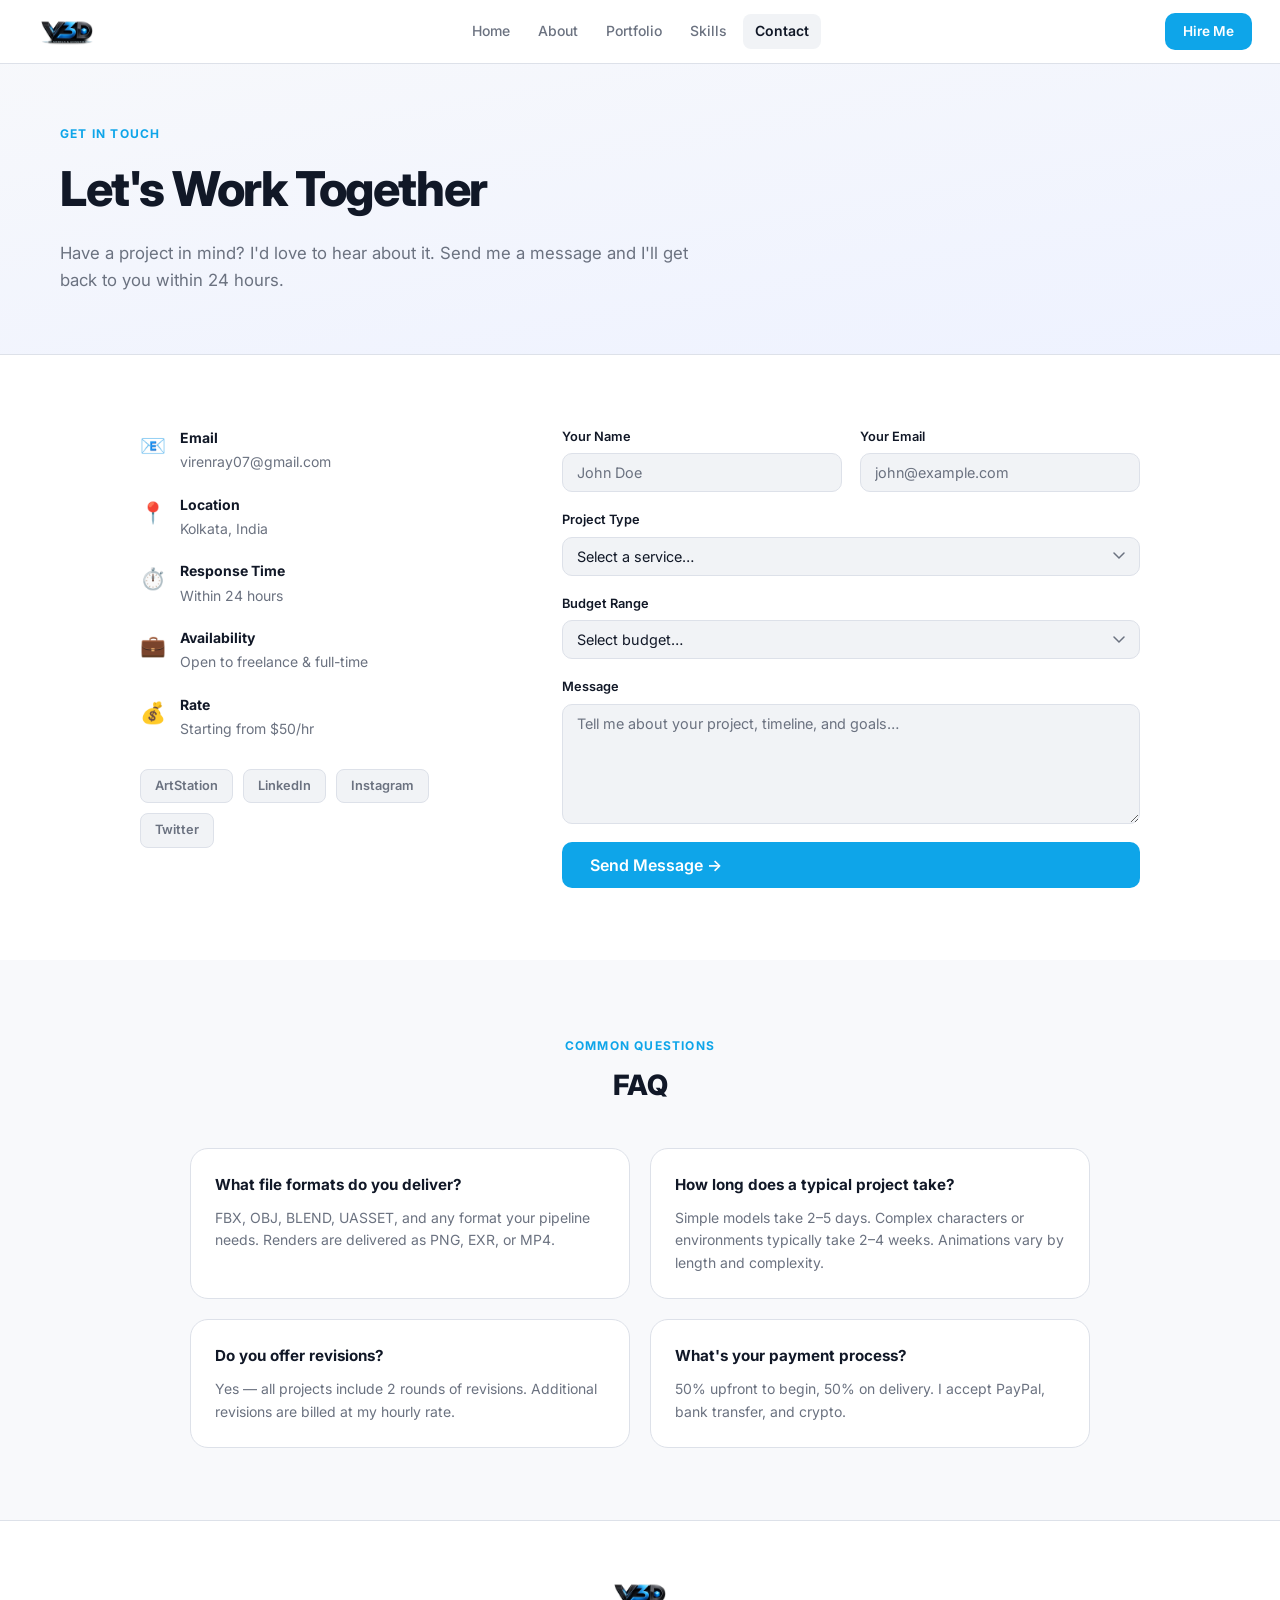
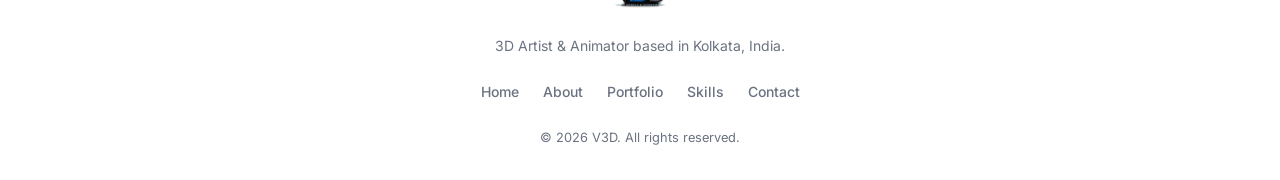
<file: contact.html>
<!DOCTYPE html>
<html lang="en">
<head>
  <meta charset="UTF-8" />
  <meta name="viewport" content="width=device-width, initial-scale=1.0" />
  <title>V3D</title>
  <meta name="description" content="Get in touch with Birendra — 3D Artist & Animator based in Kolkata, India." />
  <link rel="icon" href="data:image/svg+xml,<svg xmlns='http://www.w3.org/2000/svg' viewBox='0 0 100 100'><text y='.9em' font-size='90'>🎨</text></svg>" />
  <link rel="preconnect" href="https://fonts.googleapis.com" />
  <link href="https://fonts.googleapis.com/css2?family=Inter:wght@300;400;500;600;700;800&display=swap" rel="stylesheet" />
  <link rel="stylesheet" href="style.css" />
</head>
<body>

  <!-- NAVBAR -->
  <header class="navbar" id="navbar">
    <div class="nav-left">
      <button class="hamburger" id="hamburger" aria-label="Toggle menu">
        <span></span><span></span><span></span>
      </button>
      <a href="index.html" class="logo">
        <img src="images/logo.png" alt="Birendra" class="logo-img" />
      </a>
    </div>
    <nav class="nav-links" id="navLinks">
      <a href="index.html"     class="nav-link">Home</a>
      <a href="about.html"     class="nav-link">About</a>
      <a href="portfolio.html" class="nav-link">Portfolio</a>
      <a href="skills.html"    class="nav-link">Skills</a>
      <a href="contact.html"   class="nav-link active">Contact</a>
    </nav>
    <div class="nav-right">
      <a href="contact.html" class="btn-hire">Hire Me</a>
    </div>
  </header>

  <!-- PAGE HERO -->
  <div class="page-hero">
    <div class="page-hero-content">
      <span class="section-label">Get In Touch</span>
      <h1>Let's Work Together</h1>
      <p>Have a project in mind? I'd love to hear about it. Send me a message and I'll get back to you within 24 hours.</p>
    </div>
  </div>

  <!-- CONTACT SECTION -->
  <section class="contact-section">
    <div class="contact-inner">

      <!-- Left: contact info -->
      <div class="contact-info">
        <div class="contact-item">
          <span class="contact-icon">📧</span>
          <div>
            <strong>Email</strong>
            <p>virenray07@gmail.com</p>
          </div>
        </div>
        <div class="contact-item">
          <span class="contact-icon">📍</span>
          <div>
            <strong>Location</strong>
            <p>Kolkata, India</p>
          </div>
        </div>
        <div class="contact-item">
          <span class="contact-icon">⏱️</span>
          <div>
            <strong>Response Time</strong>
            <p>Within 24 hours</p>
          </div>
        </div>
        <div class="contact-item">
          <span class="contact-icon">💼</span>
          <div>
            <strong>Availability</strong>
            <p>Open to freelance &amp; full-time</p>
          </div>
        </div>
        <div class="contact-item">
          <span class="contact-icon">💰</span>
          <div>
            <strong>Rate</strong>
            <p>Starting from $50/hr</p>
          </div>
        </div>
        <div class="contact-socials">
          <a href="#" class="social-link">ArtStation</a>
          <a href="#" class="social-link">LinkedIn</a>
          <a href="#" class="social-link">Instagram</a>
          <a href="#" class="social-link">Twitter</a>
        </div>
      </div>

      <!-- Right: form -->
      <form class="contact-form" id="contactForm"
            action="https://formspree.io/f/xwvazolp"
            method="POST">
        <input type="hidden" name="_replyto"  value="virenray07@gmail.com" />
        <input type="hidden" name="_subject"  value="New portfolio inquiry" />

        <div class="form-row">
          <div class="form-group">
            <label for="cf-name">Your Name</label>
            <input id="cf-name" type="text" name="name"
                   placeholder="John Doe" required />
          </div>
          <div class="form-group">
            <label for="cf-email">Your Email</label>
            <input id="cf-email" type="email" name="email"
                   placeholder="john@example.com" required />
          </div>
        </div>

        <div class="form-group">
          <label for="cf-type">Project Type</label>
          <select id="cf-type" name="project_type">
            <option value="">Select a service…</option>
            <option>3D Modeling</option>
            <option>Character Design</option>
            <option>Environment Design</option>
            <option>Animation</option>
            <option>VFX / Simulation</option>
            <option>Product Visualization</option>
            <option>Other</option>
          </select>
        </div>

        <div class="form-group">
          <label for="cf-budget">Budget Range</label>
          <select id="cf-budget" name="budget">
            <option value="">Select budget…</option>
            <option>Under $500</option>
            <option>$500 – $1,000</option>
            <option>$1,000 – $5,000</option>
            <option>$5,000+</option>
          </select>
        </div>

        <div class="form-group">
          <label for="cf-message">Message</label>
          <textarea id="cf-message" name="message" rows="5"
                    placeholder="Tell me about your project, timeline, and goals…"
                    required></textarea>
        </div>

        <button type="submit" class="btn-primary large">Send Message →</button>
        <p class="form-success" id="formSuccess">
          ✓ Message sent! I'll get back to you within 24 hours.
        </p>
      </form>

    </div>
  </section>

  <!-- FAQ -->
  <section class="faq-section">
    <div class="section-header centered">
      <span class="section-label">Common Questions</span>
      <h2>FAQ</h2>
    </div>
    <div class="faq-grid">
      <div class="faq-item">
        <h4>What file formats do you deliver?</h4>
        <p>FBX, OBJ, BLEND, UASSET, and any format your pipeline needs. Renders are delivered as PNG, EXR, or MP4.</p>
      </div>
      <div class="faq-item">
        <h4>How long does a typical project take?</h4>
        <p>Simple models take 2–5 days. Complex characters or environments typically take 2–4 weeks. Animations vary by length and complexity.</p>
      </div>
      <div class="faq-item">
        <h4>Do you offer revisions?</h4>
        <p>Yes — all projects include 2 rounds of revisions. Additional revisions are billed at my hourly rate.</p>
      </div>
      <div class="faq-item">
        <h4>What's your payment process?</h4>
        <p>50% upfront to begin, 50% on delivery. I accept PayPal, bank transfer, and crypto.</p>
      </div>
    </div>
  </section>

  <!-- FOOTER -->
  <footer class="footer">
    <div class="footer-inner">
      <div class="footer-brand">
        <a href="index.html" class="logo">
          <img src="images/logo.png" alt="Birendra" class="logo-img" />
        </a>
        <p>3D Artist &amp; Animator based in Kolkata, India.</p>
      </div>
      <nav class="footer-nav">
        <a href="index.html">Home</a>
        <a href="about.html">About</a>
        <a href="portfolio.html">Portfolio</a>
        <a href="skills.html">Skills</a>
        <a href="contact.html">Contact</a>
      </nav>
      <p class="footer-copy">© 2026 V3D. All rights reserved.</p>
    </div>
  </footer>

  <script src="script.js"></script>
</body>
</html>
</file>
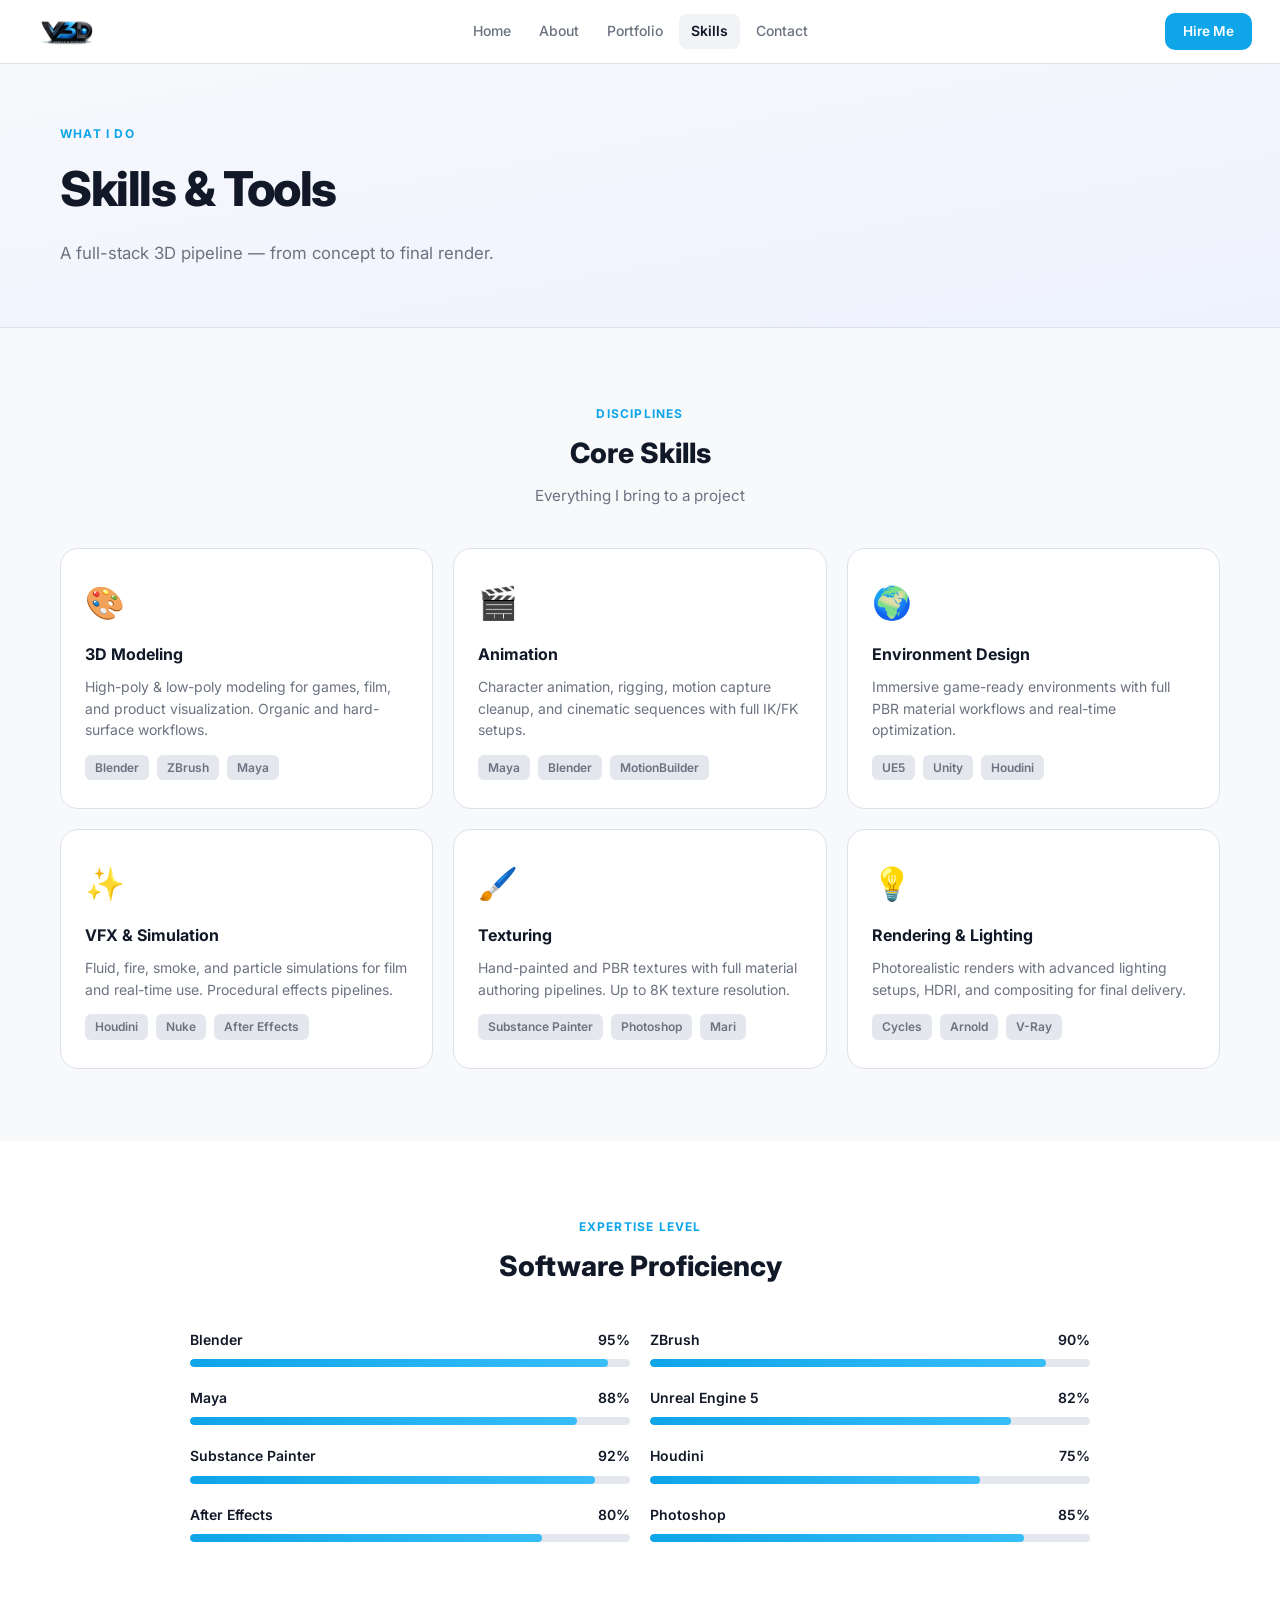
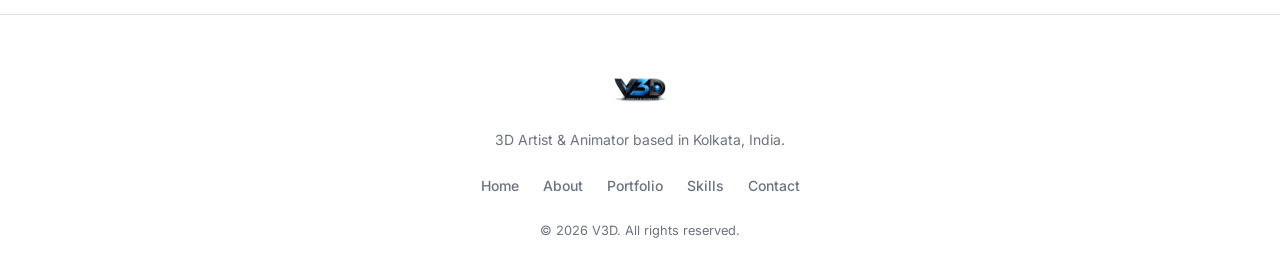
<file: skills.html>
<!DOCTYPE html>
<html lang="en">
<head>
  <meta charset="UTF-8" />
  <meta name="viewport" content="width=device-width, initial-scale=1.0" />
  <title>V3D</title>
  <link rel="icon" href="data:image/svg+xml,<svg xmlns='http://www.w3.org/2000/svg' viewBox='0 0 100 100'><text y='.9em' font-size='90'>🎨</text></svg>" />
  <link rel="preconnect" href="https://fonts.googleapis.com" />
  <link href="https://fonts.googleapis.com/css2?family=Inter:wght@300;400;500;600;700;800&display=swap" rel="stylesheet" />
  <link rel="stylesheet" href="style.css" />
</head>
<body>

  <!-- NAVBAR -->
  <header class="navbar" id="navbar">
    <div class="nav-left">
      <button class="hamburger" id="hamburger" aria-label="Toggle menu">
        <span></span><span></span><span></span>
      </button>
      <a href="index.html" class="logo"><img src="images/logo.png" alt="Birendra" class="logo-img" /></a>
    </div>
    <nav class="nav-links" id="navLinks">
      <a href="index.html"     class="nav-link">Home</a>
      <a href="about.html"     class="nav-link">About</a>
      <a href="portfolio.html" class="nav-link">Portfolio</a>
      <a href="skills.html"    class="nav-link active">Skills</a>
      <a href="contact.html"   class="nav-link">Contact</a>
    </nav>
    <div class="nav-right">
      <a href="contact.html" class="btn-hire">Hire Me</a>
    </div>
  </header>

  <!-- PAGE HERO -->
  <div class="page-hero">
    <div class="page-hero-content">
      <span class="section-label">What I Do</span>
      <h1>Skills &amp; Tools</h1>
      <p>A full-stack 3D pipeline — from concept to final render.</p>
    </div>
  </div>

  <!-- SKILLS SECTION -->
  <section class="skills-section">
    <div class="section-header centered">
      <span class="section-label">Disciplines</span>
      <h2>Core Skills</h2>
      <p>Everything I bring to a project</p>
    </div>
    <div class="skills-grid">
      <div class="skill-card">
        <div class="skill-icon">🎨</div>
        <h4>3D Modeling</h4>
        <p>High-poly &amp; low-poly modeling for games, film, and product visualization. Organic and hard-surface workflows.</p>
        <div class="skill-tools"><span>Blender</span><span>ZBrush</span><span>Maya</span></div>
      </div>
      <div class="skill-card">
        <div class="skill-icon">🎬</div>
        <h4>Animation</h4>
        <p>Character animation, rigging, motion capture cleanup, and cinematic sequences with full IK/FK setups.</p>
        <div class="skill-tools"><span>Maya</span><span>Blender</span><span>MotionBuilder</span></div>
      </div>
      <div class="skill-card">
        <div class="skill-icon">🌍</div>
        <h4>Environment Design</h4>
        <p>Immersive game-ready environments with full PBR material workflows and real-time optimization.</p>
        <div class="skill-tools"><span>UE5</span><span>Unity</span><span>Houdini</span></div>
      </div>
      <div class="skill-card">
        <div class="skill-icon">✨</div>
        <h4>VFX &amp; Simulation</h4>
        <p>Fluid, fire, smoke, and particle simulations for film and real-time use. Procedural effects pipelines.</p>
        <div class="skill-tools"><span>Houdini</span><span>Nuke</span><span>After Effects</span></div>
      </div>
      <div class="skill-card">
        <div class="skill-icon">🖌️</div>
        <h4>Texturing</h4>
        <p>Hand-painted and PBR textures with full material authoring pipelines. Up to 8K texture resolution.</p>
        <div class="skill-tools"><span>Substance Painter</span><span>Photoshop</span><span>Mari</span></div>
      </div>
      <div class="skill-card">
        <div class="skill-icon">💡</div>
        <h4>Rendering &amp; Lighting</h4>
        <p>Photorealistic renders with advanced lighting setups, HDRI, and compositing for final delivery.</p>
        <div class="skill-tools"><span>Cycles</span><span>Arnold</span><span>V-Ray</span></div>
      </div>
    </div>
  </section>

  <!-- PROFICIENCY BARS -->
  <section class="proficiency-section">
    <div class="section-header centered">
      <span class="section-label">Expertise Level</span>
      <h2>Software Proficiency</h2>
    </div>
    <div class="proficiency-grid">
      <div class="prof-item">
        <div class="prof-header"><span>Blender</span><span>95%</span></div>
        <div class="prof-bar"><div class="prof-fill" style="width:95%"></div></div>
      </div>
      <div class="prof-item">
        <div class="prof-header"><span>ZBrush</span><span>90%</span></div>
        <div class="prof-bar"><div class="prof-fill" style="width:90%"></div></div>
      </div>
      <div class="prof-item">
        <div class="prof-header"><span>Maya</span><span>88%</span></div>
        <div class="prof-bar"><div class="prof-fill" style="width:88%"></div></div>
      </div>
      <div class="prof-item">
        <div class="prof-header"><span>Unreal Engine 5</span><span>82%</span></div>
        <div class="prof-bar"><div class="prof-fill" style="width:82%"></div></div>
      </div>
      <div class="prof-item">
        <div class="prof-header"><span>Substance Painter</span><span>92%</span></div>
        <div class="prof-bar"><div class="prof-fill" style="width:92%"></div></div>
      </div>
      <div class="prof-item">
        <div class="prof-header"><span>Houdini</span><span>75%</span></div>
        <div class="prof-bar"><div class="prof-fill" style="width:75%"></div></div>
      </div>
      <div class="prof-item">
        <div class="prof-header"><span>After Effects</span><span>80%</span></div>
        <div class="prof-bar"><div class="prof-fill" style="width:80%"></div></div>
      </div>
      <div class="prof-item">
        <div class="prof-header"><span>Photoshop</span><span>85%</span></div>
        <div class="prof-bar"><div class="prof-fill" style="width:85%"></div></div>
      </div>
    </div>
  </section>

  <!-- FOOTER -->
  <footer class="footer">
    <div class="footer-inner">
      <div class="footer-brand">
        <a href="index.html" class="logo"><img src="images/logo.png" alt="Birendra" class="logo-img" /></a>
        <p>3D Artist &amp; Animator based in Kolkata, India.</p>
      </div>
      <nav class="footer-nav">
        <a href="index.html">Home</a>
        <a href="about.html">About</a>
        <a href="portfolio.html">Portfolio</a>
        <a href="skills.html">Skills</a>
        <a href="contact.html">Contact</a>
      </nav>
      <p class="footer-copy">© 2026 V3D. All rights reserved.</p>
    </div>
  </footer>

  <script src="script.js"></script>
</body>
</html>
</file>
<file: style.css>
/* ============================================================
   STYLE.CSS — Light Theme — Birendra 3D Artist Portfolio
   ============================================================ */

/* ── CSS Variables ── */
:root {
  --bg:         #f8f9fb;
  --bg2:        #ffffff;
  --bg3:        #f1f3f6;
  --bg4:        #e4e8ee;
  --border:     #dde1e9;
  --text:       #111827;
  --text-muted: #6b7280;
  --accent:     #0ea5e9;
  --accent-dim: rgba(14,165,233,.1);
  --accent-bdr: rgba(14,165,233,.3);
  --green:      #16a34a;
  --danger:     #dc2626;
  --radius:     10px;
  --radius-lg:  18px;
  --transition: 0.22s ease;
}

/* ── Reset & Base ── */
*, *::before, *::after { box-sizing: border-box; margin: 0; padding: 0; }

html { scroll-behavior: smooth; }

body {
  font-family: 'Inter', sans-serif;
  background: var(--bg);
  color: var(--text);
  line-height: 1.6;
  -webkit-font-smoothing: antialiased;
}

img { display: block; max-width: 100%; }
a  { text-decoration: none; color: inherit; }
button { cursor: pointer; font-family: inherit; border: none; background: none; }

/* ── Scrollbar ── */
::-webkit-scrollbar       { width: 8px; }
::-webkit-scrollbar-track { background: var(--bg3); }
::-webkit-scrollbar-thumb { background: var(--bg4); border-radius: 4px; }
::-webkit-scrollbar-thumb:hover { background: #c5cad4; }

/* ── Buttons ── */
.btn-primary {
  display: inline-flex;
  align-items: center;
  gap: 8px;
  padding: 10px 22px;
  background: var(--accent);
  color: #fff;
  border-radius: var(--radius);
  font-weight: 600;
  font-size: .9rem;
  transition: background var(--transition), transform var(--transition), box-shadow var(--transition);
  border: none;
}
.btn-primary:hover {
  background: #0284c7;
  transform: translateY(-1px);
  box-shadow: 0 6px 20px rgba(14,165,233,.35);
}
.btn-primary.large { padding: 13px 28px; font-size: 1rem; }

.btn-ghost {
  display: inline-flex;
  align-items: center;
  gap: 8px;
  padding: 10px 22px;
  background: var(--bg2);
  color: var(--text);
  border: 1.5px solid var(--border);
  border-radius: var(--radius);
  font-weight: 600;
  font-size: .9rem;
  transition: background var(--transition), border-color var(--transition), transform var(--transition);
}
.btn-ghost:hover {
  background: rgba(0,0,0,.04);
  border-color: #b0b8c6;
  transform: translateY(-1px);
}
.btn-ghost.large { padding: 13px 28px; font-size: 1rem; }

.btn-hire {
  display: inline-flex;
  align-items: center;
  padding: 8px 18px;
  background: var(--accent);
  color: #fff;
  border-radius: var(--radius);
  font-weight: 600;
  font-size: .85rem;
  transition: background var(--transition), transform var(--transition);
  white-space: nowrap;
}
.btn-hire:hover { background: #0284c7; transform: translateY(-1px); }

.btn-load-more {
  padding: 11px 32px;
  background: var(--bg2);
  color: var(--text);
  border: 1.5px solid var(--border);
  border-radius: var(--radius);
  font-weight: 600;
  font-size: .9rem;
  transition: background var(--transition), border-color var(--transition);
}
.btn-load-more:hover { background: var(--bg3); border-color: #b0b8c6; }

/* ── Navbar ── */
.navbar {
  position: fixed;
  top: 0; left: 0; right: 0;
  z-index: 1000;
  display: grid;
  grid-template-columns: 1fr auto 1fr;
  align-items: center;
  padding: 0 28px;
  height: 64px;
  background: rgba(255,255,255,.93);
  backdrop-filter: blur(12px);
  -webkit-backdrop-filter: blur(12px);
  border-bottom: 1px solid var(--border);
  transition: box-shadow var(--transition);
}
.navbar.scrolled { box-shadow: 0 2px 16px rgba(0,0,0,.08); }

.nav-left  { display: flex; align-items: center; gap: 14px; justify-content: flex-start; }
.nav-right { display: flex; align-items: center; gap: 12px; justify-content: flex-end; }

.logo {
  display: inline-flex;
  align-items: center;
  text-decoration: none;
  flex-shrink: 0;
}
.logo-img {
  height: 52px;
  width: auto;
  object-fit: contain;
  display: block;
}
.logo-dot { color: var(--accent); }

/* Nav links (desktop — centred column) */
.nav-links {
  display: flex;
  align-items: center;
  gap: 4px;
  justify-content: center;
}

.nav-link {
  padding: 6px 12px;
  border-radius: 8px;
  font-size: .875rem;
  font-weight: 500;
  color: var(--text-muted);
  transition: background var(--transition), color var(--transition);
}
.nav-link:hover  { background: var(--bg3); color: var(--text); }
.nav-link.active { background: var(--bg3); color: var(--text); font-weight: 600; }

/* Search wrap */
.search-wrap {
  position: relative;
  display: flex;
  align-items: center;
  width: 240px;
  flex-shrink: 0;
}

.search-icon {
  position: absolute;
  left: 10px;
  width: 16px;
  height: 16px;
  color: var(--text-muted);
  pointer-events: none;
  flex-shrink: 0;
}

.search-input {
  width: 200px;
  padding: 7px 12px 7px 34px;
  background: var(--bg3);
  border: 1.5px solid var(--border);
  border-radius: var(--radius);
  color: var(--text);
  font-size: .85rem;
  font-family: inherit;
  outline: none;
  transition: border-color var(--transition), width var(--transition), box-shadow var(--transition);
}
.search-input::placeholder { color: var(--text-muted); }
.search-input:focus {
  width: 100%;
  border-color: var(--accent);
  box-shadow: 0 0 0 3px var(--accent-dim);
  background: var(--bg2);
}

/* Hamburger */
.hamburger {
  display: none;
  flex-direction: column;
  gap: 5px;
  padding: 6px;
  border-radius: 8px;
  transition: background var(--transition);
}
.hamburger:hover { background: var(--bg3); }
.hamburger span {
  display: block;
  width: 20px;
  height: 2px;
  background: var(--text);
  border-radius: 2px;
  transition: transform var(--transition), opacity var(--transition);
}
.hamburger.open span:nth-child(1) { transform: translateY(7px) rotate(45deg); }
.hamburger.open span:nth-child(2) { opacity: 0; }
.hamburger.open span:nth-child(3) { transform: translateY(-7px) rotate(-45deg); }

/* ── Hero Section ── */
.hero {
  min-height: 100vh;
  display: flex;
  align-items: flex-end;
  padding: 0 60px 80px;
  position: relative;
  overflow: hidden;
}

/* Full-bleed background image */
.hero-bg {
  position: absolute;
  inset: 0;
  z-index: 0;
}
.hero-bg img {
  width: 100%;
  height: 100%;
  object-fit: cover;
  object-position: center;
  display: block;
}

/* Bottom-to-top gradient: opaque at bottom, transparent at top */
.hero-bg-gradient {
  position: absolute;
  inset: 0;
  background: linear-gradient(
    to top,
    rgba(255,255,255,1)   0%,
    rgba(255,255,255,.85) 30%,
    rgba(255,255,255,.3)  65%,
    rgba(255,255,255,0)   100%
  );
}

.hero-content {
  position: relative;
  z-index: 1;
  max-width: 620px;
}

.hero-available {
  display: inline-flex;
  align-items: center;
  gap: 8px;
  padding: 6px 14px;
  background: rgba(22,163,74,.1);
  border: 1px solid rgba(22,163,74,.25);
  border-radius: 20px;
  font-size: .8rem;
  font-weight: 600;
  color: var(--green);
  margin-bottom: 20px;
}
.available-dot {
  width: 8px; height: 8px;
  background: var(--green);
  border-radius: 50%;
  animation: pulse-green 2s infinite;
}
@keyframes pulse-green {
  0%, 100% { box-shadow: 0 0 0 0 rgba(22,163,74,.4); }
  50%       { box-shadow: 0 0 0 6px rgba(22,163,74,0); }
}

.hero-content h1 {
  font-size: clamp(2.2rem, 5vw, 3.6rem);
  font-weight: 800;
  line-height: 1.1;
  letter-spacing: -.03em;
  color: var(--text);
  margin-bottom: 18px;
}
.accent { color: var(--accent); }

.hero-content p {
  font-size: 1.05rem;
  color: var(--text-muted);
  margin-bottom: 32px;
  max-width: 480px;
}

.hero-actions { display: flex; gap: 14px; flex-wrap: wrap; margin-bottom: 40px; }

.hero-numbers { display: flex; gap: 32px; }
.hero-num span {
  display: block;
  font-size: 1.6rem;
  font-weight: 800;
  color: var(--text);
  letter-spacing: -.02em;
}
.hero-num small { font-size: .8rem; color: var(--text-muted); font-weight: 500; }

/* Hero visual */
.hero-visual { flex: 1; display: flex; justify-content: center; position: relative; z-index: 1; }

.hero-img-wrap {
  position: relative;
  border-radius: var(--radius-lg);
  overflow: hidden;
  box-shadow: 0 20px 60px rgba(0,0,0,.12), 0 0 0 1px var(--border);
  max-width: 520px;
  width: 100%;
}
.hero-img-wrap img { width: 100%; height: auto; display: block; }

.hero-img-badge {
  position: absolute;
  top: 16px; left: 16px;
  background: var(--bg2);
  color: var(--text);
  padding: 6px 14px;
  border-radius: 20px;
  font-size: .8rem;
  font-weight: 700;
  box-shadow: 0 4px 12px rgba(0,0,0,.1);
  border: 1px solid var(--border);
}

.hero-img-tools {
  position: absolute;
  bottom: 16px; left: 16px;
  display: flex;
  gap: 8px;
}
.hero-img-tools span {
  background: var(--accent);
  color: #fff;
  padding: 4px 10px;
  border-radius: 6px;
  font-size: .75rem;
  font-weight: 600;
}

/* ── Featured Strip ── */
.featured-strip {
  padding: 72px 60px;
  background: var(--bg2);
}

.strip-header {
  display: flex;
  align-items: center;
  justify-content: space-between;
  margin-bottom: 32px;
}
.strip-header h2 { font-size: 1.5rem; font-weight: 700; color: var(--text); }
.strip-link { font-size: .875rem; font-weight: 600; color: var(--accent); transition: opacity var(--transition); }
.strip-link:hover { opacity: .75; }

.featured-grid {
  display: grid;
  grid-template-columns: repeat(auto-fill, minmax(280px, 1fr));
  gap: 20px;
}

/* ── Services Strip ── */
.services-strip {
  padding: 72px 60px;
  background: var(--bg);
}

.services-row {
  display: grid;
  grid-template-columns: repeat(auto-fill, minmax(220px, 1fr));
  gap: 20px;
}

.service-card {
  background: var(--bg2);
  border: 1px solid var(--border);
  border-radius: var(--radius-lg);
  padding: 28px 24px;
  transition: transform var(--transition), box-shadow var(--transition);
}
.service-card:hover {
  transform: translateY(-4px);
  box-shadow: 0 12px 36px rgba(0,0,0,.08);
}
.service-icon { font-size: 2rem; margin-bottom: 14px; display: block; }
.service-card h4 { font-size: 1rem; font-weight: 700; color: var(--text); margin-bottom: 8px; }
.service-card p  { font-size: .875rem; color: var(--text-muted); line-height: 1.55; }

/* ── CTA Banner ── */
.cta-banner {
  padding: 80px 60px;
  background: linear-gradient(135deg, #eef6ff 0%, #f0f4ff 100%);
  border-top: 1px solid var(--border);
  border-bottom: 1px solid var(--border);
  text-align: center;
}
.cta-inner { max-width: 560px; margin: 0 auto; }
.cta-inner h2 { font-size: 2rem; font-weight: 800; color: var(--text); margin-bottom: 12px; }
.cta-inner p  { font-size: 1.05rem; color: var(--text-muted); margin-bottom: 28px; }

/* ── Section helpers ── */
.section-label {
  display: inline-block;
  font-size: .75rem;
  font-weight: 700;
  letter-spacing: .1em;
  text-transform: uppercase;
  color: var(--accent);
  margin-bottom: 8px;
}
.section-header { margin-bottom: 40px; }
.section-header.centered { text-align: center; }
.section-header h2 { font-size: 1.75rem; font-weight: 800; color: var(--text); margin-bottom: 8px; }
.section-header p  { color: var(--text-muted); font-size: .95rem; }

/* ── Page Hero ── */
.page-hero {
  padding: 120px 60px 60px;
  background: linear-gradient(170deg, #f8f9fb 0%, #eef2ff 100%);
  border-bottom: 1px solid var(--border);
}
.page-hero-content { max-width: 640px; }
.page-hero-content h1 {
  font-size: clamp(2rem, 4vw, 3rem);
  font-weight: 800;
  color: var(--text);
  margin-bottom: 12px;
  letter-spacing: -.03em;
}
.page-hero-content p { font-size: 1.05rem; color: var(--text-muted); }

/* ── About Section ── */
.about-section {
  background: var(--bg2);
  padding-bottom: 72px;
}

.profile-cover {
  position: relative;
  height: 260px;
  overflow: hidden;
}
.profile-cover img { width: 100%; height: 100%; object-fit: cover; }
.cover-overlay {
  position: absolute;
  inset: 0;
  background: linear-gradient(to bottom, transparent 40%, var(--bg2) 100%);
}

.profile-body {
  display: flex;
  gap: 48px;
  padding: 0 60px;
  max-width: 1100px;
  margin: 0 auto;
}

.profile-left {
  flex-shrink: 0;
  width: 220px;
  margin-top: -60px;
  display: flex;
  flex-direction: column;
  align-items: center;
  text-align: center;
}

.profile-avatar-wrap {
  position: relative;
  width: 120px; height: 120px;
  margin-bottom: 16px;
}
.profile-avatar {
  width: 120px; height: 120px;
  border-radius: 50%;
  object-fit: cover;
  border: 4px solid var(--bg2);
  box-shadow: 0 4px 20px rgba(0,0,0,.1);
}
.avatar-ring {
  position: absolute;
  inset: -4px;
  border-radius: 50%;
  border: 2px solid var(--accent-bdr);
  animation: spin-ring 8s linear infinite;
}
@keyframes spin-ring {
  from { transform: rotate(0deg); }
  to   { transform: rotate(360deg); }
}

.profile-name  { font-size: 1.25rem; font-weight: 800; color: var(--text); margin-bottom: 4px; }
.profile-title { font-size: .8rem; color: var(--text-muted); margin-bottom: 10px; }
.profile-location { font-size: .8rem; color: var(--text-muted); margin-bottom: 16px; }

.profile-socials { display: flex; gap: 10px; justify-content: center; }
.social-icon {
  width: 36px; height: 36px;
  display: flex; align-items: center; justify-content: center;
  background: var(--bg3);
  border: 1px solid var(--border);
  border-radius: 8px;
  color: var(--text-muted);
  transition: background var(--transition), color var(--transition), border-color var(--transition);
}
.social-icon svg { width: 16px; height: 16px; }
.social-icon:hover { background: var(--accent-dim); color: var(--accent); border-color: var(--accent-bdr); }

.profile-right { flex: 1; padding-top: 24px; }

.about-bio h3 { font-size: 1.2rem; font-weight: 700; color: var(--text); margin-bottom: 14px; }
.about-bio p  { font-size: .95rem; color: var(--text-muted); margin-bottom: 12px; line-height: 1.7; }

.profile-stats {
  display: flex;
  gap: 24px;
  flex-wrap: wrap;
  margin: 28px 0;
  padding: 20px;
  background: var(--bg3);
  border-radius: var(--radius-lg);
  border: 1px solid var(--border);
}
.stat { text-align: center; }
.stat-num   { display: block; font-size: 1.5rem; font-weight: 800; color: var(--text); }
.stat-label { font-size: .75rem; color: var(--text-muted); font-weight: 500; }

.profile-cta { display: flex; gap: 14px; flex-wrap: wrap; }

/* ── Timeline ── */
.timeline-section {
  padding: 72px 60px;
  background: var(--bg);
}

.timeline {
  max-width: 720px;
  margin: 0 auto;
  position: relative;
  padding-left: 32px;
}
.timeline::before {
  content: '';
  position: absolute;
  left: 7px; top: 0; bottom: 0;
  width: 2px;
  background: var(--border);
}

.timeline-item {
  position: relative;
  margin-bottom: 32px;
}
.timeline-dot {
  position: absolute;
  left: -28px;
  top: 6px;
  width: 14px; height: 14px;
  background: var(--accent);
  border-radius: 50%;
  border: 3px solid var(--bg2);
  box-shadow: 0 0 0 2px var(--accent-bdr);
}

.timeline-card {
  background: var(--bg2);
  border: 1px solid var(--border);
  border-radius: var(--radius-lg);
  padding: 20px 24px;
  transition: box-shadow var(--transition);
}
.timeline-card:hover { box-shadow: 0 8px 24px rgba(0,0,0,.07); }
.timeline-date { font-size: .75rem; font-weight: 600; color: var(--accent); letter-spacing: .05em; }
.timeline-card h4 { font-size: 1rem; font-weight: 700; color: var(--text); margin: 6px 0 8px; }
.timeline-card p  { font-size: .875rem; color: var(--text-muted); line-height: 1.6; }

/* ── Skills Section ── */
.skills-section {
  padding: 72px 60px;
  background: var(--bg);
}

.skills-grid {
  display: grid;
  grid-template-columns: repeat(auto-fill, minmax(280px, 1fr));
  gap: 20px;
}

.skill-card {
  background: var(--bg2);
  border: 1px solid var(--border);
  border-radius: var(--radius-lg);
  padding: 28px 24px;
  transition: transform var(--transition), box-shadow var(--transition);
}
.skill-card:hover {
  transform: translateY(-4px);
  box-shadow: 0 12px 36px rgba(0,0,0,.1);
}
.skill-icon { font-size: 2rem; margin-bottom: 14px; display: block; }
.skill-card h4 { font-size: 1rem; font-weight: 700; color: var(--text); margin-bottom: 8px; }
.skill-card p  { font-size: .875rem; color: var(--text-muted); line-height: 1.55; margin-bottom: 14px; }

.skill-tools { display: flex; gap: 8px; flex-wrap: wrap; }
.skill-tools span {
  padding: 3px 10px;
  background: var(--bg4);
  border-radius: 6px;
  font-size: .75rem;
  font-weight: 600;
  color: var(--text-muted);
}

/* ── Proficiency Bars ── */
.proficiency-section {
  padding: 72px 60px;
  background: var(--bg2);
}

.proficiency-grid {
  display: grid;
  grid-template-columns: repeat(auto-fill, minmax(320px, 1fr));
  gap: 20px;
  max-width: 900px;
  margin: 0 auto;
}

.prof-item { }
.prof-header {
  display: flex;
  justify-content: space-between;
  font-size: .875rem;
  font-weight: 600;
  color: var(--text);
  margin-bottom: 8px;
}
.prof-bar {
  height: 8px;
  background: var(--bg4);
  border-radius: 4px;
  overflow: hidden;
}
.prof-fill {
  height: 100%;
  background: linear-gradient(90deg, var(--accent), #38bdf8);
  border-radius: 4px;
  transition: width 1s ease;
}

/* ── Portfolio Section ── */
.portfolio-section {
  padding: 48px 60px 72px;
  background: var(--bg3);
}

.filter-bar {
  display: flex;
  gap: 8px;
  flex-wrap: wrap;
  margin-bottom: 28px;
}

.filter-btn {
  padding: 7px 16px;
  background: var(--bg2);
  border: 1.5px solid var(--border);
  border-radius: 20px;
  font-size: .8rem;
  font-weight: 600;
  color: var(--text-muted);
  transition: background var(--transition), color var(--transition), border-color var(--transition);
}
.filter-btn:hover  { background: var(--bg3); color: var(--text); }
.filter-btn.active {
  background: var(--accent);
  color: #fff;
  border-color: var(--accent);
}

.search-info {
  font-size: .85rem;
  color: var(--text-muted);
  margin-bottom: 20px;
  min-height: 1.2em;
}

.artwork-grid {
  display: grid;
  grid-template-columns: repeat(auto-fill, minmax(280px, 1fr));
  gap: 20px;
}

/* Artwork card */
.artwork-card {
  background: var(--bg2);
  border: 1px solid var(--border);
  border-radius: var(--radius-lg);
  overflow: hidden;
  cursor: pointer;
  transition: transform var(--transition), box-shadow var(--transition);
}
.artwork-card:hover {
  transform: translateY(-6px);
  box-shadow: 0 20px 50px rgba(0,0,0,.12);
}

.card-img-wrap {
  position: relative;
  aspect-ratio: 4/3;
  overflow: hidden;
}
.card-img-wrap img {
  width: 100%; height: 100%;
  object-fit: cover;
  transition: transform .4s ease;
}
.artwork-card:hover .card-img-wrap img { transform: scale(1.05); }

/* Card overlay — stays dark for readability over image */
.card-overlay {
  position: absolute;
  inset: 0;
  background: linear-gradient(to top, rgba(0,0,0,.75) 0%, rgba(0,0,0,.2) 50%, transparent 100%);
  opacity: 0;
  transition: opacity var(--transition);
  display: flex;
  flex-direction: column;
  justify-content: flex-end;
  padding: 16px;
}
.artwork-card:hover .card-overlay { opacity: 1; }

.overlay-stats {
  display: flex;
  gap: 12px;
}
.overlay-stat {
  font-size: .8rem;
  font-weight: 600;
  color: #fff;
}

.card-body { padding: 16px; }
.card-cat  {
  font-size: .7rem;
  font-weight: 700;
  letter-spacing: .08em;
  text-transform: uppercase;
  color: var(--accent);
  margin-bottom: 6px;
}
.card-title { font-size: .95rem; font-weight: 700; color: var(--text); margin-bottom: 8px; }
.card-tags  { display: flex; gap: 6px; flex-wrap: wrap; }
.card-tags span {
  padding: 3px 8px;
  background: var(--bg4);
  border-radius: 5px;
  font-size: .7rem;
  font-weight: 600;
  color: var(--text-muted);
}

.load-more-wrap { text-align: center; margin-top: 40px; }

/* ── Contact Section ── */
.contact-section {
  padding: 72px 60px;
  background: var(--bg2);
}

.contact-inner {
  display: grid;
  grid-template-columns: 1fr 1.6fr;
  gap: 60px;
  max-width: 1000px;
  margin: 0 auto;
}

.contact-info { display: flex; flex-direction: column; gap: 20px; }

.contact-item {
  display: flex;
  gap: 14px;
  align-items: flex-start;
}
.contact-icon { font-size: 1.3rem; flex-shrink: 0; margin-top: 2px; }
.contact-item strong { display: block; font-size: .875rem; font-weight: 700; color: var(--text); margin-bottom: 2px; }
.contact-item p { font-size: .875rem; color: var(--text-muted); }

.contact-socials { display: flex; gap: 10px; flex-wrap: wrap; margin-top: 8px; }
.social-link {
  padding: 6px 14px;
  background: var(--bg3);
  border: 1px solid var(--border);
  border-radius: 8px;
  font-size: .8rem;
  font-weight: 600;
  color: var(--text-muted);
  transition: background var(--transition), color var(--transition), border-color var(--transition);
}
.social-link:hover { background: var(--accent-dim); color: var(--accent); border-color: var(--accent-bdr); }

/* Contact form */
.contact-form { display: flex; flex-direction: column; gap: 18px; }

.form-row { display: grid; grid-template-columns: 1fr 1fr; gap: 18px; }

.form-group { display: flex; flex-direction: column; gap: 6px; }
.form-group label { font-size: .8rem; font-weight: 600; color: var(--text); }

.contact-form input,
.contact-form textarea,
.contact-form select {
  padding: 10px 14px;
  background: var(--bg3);
  border: 1.5px solid var(--border);
  border-radius: var(--radius);
  color: var(--text);
  font-size: .9rem;
  font-family: inherit;
  outline: none;
  transition: border-color var(--transition), box-shadow var(--transition), background var(--transition);
  width: 100%;
}
.contact-form input::placeholder,
.contact-form textarea::placeholder { color: var(--text-muted); }
.contact-form input:focus,
.contact-form textarea:focus,
.contact-form select:focus {
  border-color: var(--accent);
  box-shadow: 0 0 0 3px var(--accent-dim);
  background: var(--bg2);
}
.contact-form textarea { resize: vertical; min-height: 120px; }

/* Select */
.contact-form select {
  appearance: none;
  -webkit-appearance: none;
  background-image: url("data:image/svg+xml,%3Csvg xmlns='http://www.w3.org/2000/svg' width='12' height='8' viewBox='0 0 12 8'%3E%3Cpath d='M1 1l5 5 5-5' stroke='%236b7280' stroke-width='1.5' fill='none' stroke-linecap='round'/%3E%3C/svg%3E");
  background-repeat: no-repeat;
  background-position: right 14px center;
  padding-right: 36px;
  cursor: pointer;
}

.form-success {
  display: none;
  font-size: .875rem;
  font-weight: 600;
  color: var(--green);
  padding: 10px 14px;
  background: rgba(22,163,74,.08);
  border: 1px solid rgba(22,163,74,.2);
  border-radius: var(--radius);
}
.form-success.visible { display: block; }

/* ── FAQ ── */
.faq-section {
  padding: 72px 60px;
  background: var(--bg);
}

.faq-grid {
  display: grid;
  grid-template-columns: repeat(auto-fill, minmax(300px, 1fr));
  gap: 20px;
  max-width: 900px;
  margin: 0 auto;
}

.faq-item {
  background: var(--bg2);
  border: 1px solid var(--border);
  border-radius: var(--radius-lg);
  padding: 24px;
  transition: box-shadow var(--transition);
}
.faq-item:hover { box-shadow: 0 8px 24px rgba(0,0,0,.07); }
.faq-item h4 { font-size: .95rem; font-weight: 700; color: var(--text); margin-bottom: 10px; }
.faq-item p  { font-size: .875rem; color: var(--text-muted); line-height: 1.6; }

/* ── Footer ── */
.footer {
  background: var(--bg2);
  border-top: 1px solid var(--border);
  padding: 48px 60px 32px;
}

.footer-inner {
  max-width: 1100px;
  margin: 0 auto;
  display: flex;
  flex-direction: column;
  align-items: center;
  gap: 24px;
  text-align: center;
}

.footer-brand p { font-size: .875rem; color: var(--text-muted); margin-top: 6px; }

.footer-nav { display: flex; gap: 24px; flex-wrap: wrap; justify-content: center; }
.footer-nav a {
  font-size: .875rem;
  font-weight: 500;
  color: var(--text-muted);
  transition: color var(--transition);
}
.footer-nav a:hover { color: var(--text); }

.footer-copy { font-size: .8rem; color: var(--text-muted); }

/* ── Lightbox ── */
.lightbox {
  position: fixed;
  inset: 0;
  z-index: 2000;
  display: flex;
  align-items: center;
  justify-content: center;
  opacity: 0;
  pointer-events: none;
  transition: opacity var(--transition);
}
.lightbox.open { opacity: 1; pointer-events: all; }

.lightbox-overlay {
  position: absolute;
  inset: 0;
  background: rgba(0,0,0,.75);
  backdrop-filter: blur(4px);
}

.lightbox-content {
  position: relative;
  z-index: 1;
  background: var(--bg2);
  border-radius: var(--radius-lg);
  border: 1px solid var(--border);
  box-shadow: 0 32px 80px rgba(0,0,0,.2);
  max-width: 900px;
  width: calc(100% - 40px);
  max-height: 90vh;
  overflow-y: auto;
}

.lightbox-close {
  position: absolute;
  top: 14px; right: 14px;
  width: 34px; height: 34px;
  display: flex; align-items: center; justify-content: center;
  background: var(--bg3);
  border: 1px solid var(--border);
  border-radius: 8px;
  font-size: .9rem;
  color: var(--text-muted);
  z-index: 2;
  transition: background var(--transition), color var(--transition);
}
.lightbox-close:hover { background: var(--danger); color: #fff; border-color: var(--danger); }

.lightbox-body {
  display: grid;
  grid-template-columns: 1.2fr 1fr;
}

.lightbox-img-wrap { overflow: hidden; border-radius: var(--radius-lg) 0 0 var(--radius-lg); }
.lightbox-img-wrap img { width: 100%; height: 100%; object-fit: cover; }

.lightbox-meta {
  padding: 32px 28px;
  display: flex;
  flex-direction: column;
  gap: 14px;
  background: var(--bg2);
  border-radius: 0 var(--radius-lg) var(--radius-lg) 0;
}

.lightbox-cat {
  font-size: .7rem;
  font-weight: 700;
  letter-spacing: .1em;
  text-transform: uppercase;
  color: var(--accent);
}
.lightbox-meta h2 { font-size: 1.3rem; font-weight: 800; color: var(--text); }
.lightbox-desc { font-size: .875rem; color: var(--text-muted); line-height: 1.6; }

.lightbox-tags { display: flex; gap: 6px; flex-wrap: wrap; }
.lightbox-tags span {
  padding: 3px 10px;
  background: var(--bg4);
  border-radius: 6px;
  font-size: .75rem;
  font-weight: 600;
  color: var(--text-muted);
}

.lightbox-stats {
  display: flex;
  gap: 16px;
  font-size: .8rem;
  color: var(--text-muted);
  font-weight: 500;
}

.lightbox-actions { display: flex; gap: 12px; flex-wrap: wrap; margin-top: auto; }

/* ── Responsive Breakpoints ── */

/* 1100px — large tablets / small laptops */
@media (max-width: 1100px) {
  .hero { padding: 0 40px 60px; }
  .featured-strip,
  .services-strip,
  .cta-banner,
  .timeline-section,
  .skills-section,
  .proficiency-section,
  .portfolio-section,
  .contact-section,
  .faq-section,
  .footer { padding-left: 40px; padding-right: 40px; }
  .about-section .profile-body { padding: 0 40px; }
  .page-hero { padding: 110px 40px 50px; }
}

/* 1024px — tablets landscape */
@media (max-width: 1024px) {
  .hero { padding: 0 32px 56px; }
  .hero-content h1 { font-size: clamp(2rem, 4vw, 3rem); }
  .skills-grid { grid-template-columns: repeat(auto-fill, minmax(240px, 1fr)); }
  .artwork-grid { grid-template-columns: repeat(auto-fill, minmax(240px, 1fr)); }
  .featured-grid { grid-template-columns: repeat(2, 1fr); }
  .services-row { grid-template-columns: repeat(2, 1fr); }
  .contact-inner { gap: 40px; }
  .proficiency-grid { grid-template-columns: 1fr; max-width: 600px; }
}

/* 900px — tablets portrait */
@media (max-width: 900px) {
  .hero { padding: 0 28px 52px; }
  .hero-content { max-width: 100%; }
  .hero-numbers { flex-wrap: wrap; gap: 20px; }

  .contact-inner { grid-template-columns: 1fr; gap: 36px; }

  .lightbox-body { grid-template-columns: 1fr; }
  .lightbox-img-wrap {
    border-radius: var(--radius-lg) var(--radius-lg) 0 0;
    max-height: 260px;
  }
  .lightbox-meta { border-radius: 0 0 var(--radius-lg) var(--radius-lg); }

  .profile-body { flex-direction: column; align-items: center; padding: 0 28px; }
  .profile-left { margin-top: -50px; width: 100%; }
  .profile-right { width: 100%; }
  .profile-stats { justify-content: center; }

  .timeline { padding-left: 24px; }
  .timeline-dot { left: -22px; }
}

/* 768px — tablets portrait / large phones */
@media (max-width: 768px) {
  /* Navbar */
  .navbar {
    grid-template-columns: 1fr auto;
    padding: 0 16px;
    height: 58px;
  }
  .nav-links {
    display: none;
    position: fixed;
    top: 58px; left: 0; right: 0;
    background: var(--bg2);
    border-bottom: 1px solid var(--border);
    flex-direction: column;
    padding: 12px 16px;
    gap: 2px;
    box-shadow: 0 8px 24px rgba(0,0,0,.08);
    z-index: 999;
  }
  .nav-links.open { display: flex; }
  .nav-link { width: 100%; padding: 11px 14px; border-radius: 8px; }
  .hamburger { display: flex; }
  .nav-right { gap: 8px; }
  .search-wrap { width: 140px; }
  .search-input { width: 100%; font-size: .8rem; }
  .search-input:focus { width: 100%; }
  .logo-img { height: 40px; }

  /* Hero */
  .hero { padding: 0 16px 44px; min-height: 85vh; }
  .hero-content h1 { font-size: clamp(1.8rem, 6vw, 2.6rem); }
  .hero-content p { font-size: .95rem; }
  .hero-actions { gap: 10px; }
  .hero-numbers { gap: 16px; }
  .hero-num span { font-size: 1.3rem; }

  /* Sections */
  .featured-strip,
  .services-strip,
  .cta-banner,
  .timeline-section,
  .skills-section,
  .proficiency-section,
  .portfolio-section,
  .contact-section,
  .faq-section,
  .footer { padding-left: 16px; padding-right: 16px; }
  .about-section .profile-body { padding: 0 16px; }
  .page-hero { padding: 90px 16px 36px; }
  .page-hero-content h1 { font-size: clamp(1.6rem, 5vw, 2.4rem); }

  /* Grids */
  .services-row { grid-template-columns: 1fr 1fr; gap: 12px; }
  .skills-grid { grid-template-columns: 1fr 1fr; gap: 12px; }
  .artwork-grid { grid-template-columns: 1fr 1fr; gap: 12px; }
  .featured-grid { grid-template-columns: 1fr 1fr; gap: 12px; }
  .faq-grid { grid-template-columns: 1fr; }
  .proficiency-grid { grid-template-columns: 1fr; }

  /* Forms */
  .form-row { grid-template-columns: 1fr; gap: 14px; }

  /* Misc */
  .strip-header { flex-direction: column; align-items: flex-start; gap: 6px; }
  .cta-inner h2 { font-size: 1.6rem; }
  .cta-inner p { font-size: .95rem; }
  .section-header h2 { font-size: 1.5rem; }

  /* Profile */
  .profile-cover { height: 180px; }
  .profile-avatar { width: 90px; height: 90px; }
  .profile-avatar-wrap { width: 90px; height: 90px; }
  .profile-name { font-size: 1.1rem; }
  .stat-num { font-size: 1.2rem; }

  /* Footer */
  .footer { padding: 32px 16px 20px; }
  .footer-nav { gap: 16px; }
}

/* 600px — large phones */
@media (max-width: 600px) {
  .services-row { grid-template-columns: 1fr; }
  .skills-grid { grid-template-columns: 1fr; }
  .artwork-grid { grid-template-columns: 1fr; }
  .featured-grid { grid-template-columns: 1fr; }

  .hero-actions { flex-direction: column; align-items: flex-start; }
  .btn-primary.large,
  .btn-ghost.large { width: 100%; justify-content: center; }

  .filter-bar { gap: 6px; }
  .filter-btn { padding: 6px 12px; font-size: .75rem; }

  .lightbox-content { width: 100%; border-radius: var(--radius-lg) var(--radius-lg) 0 0; align-self: flex-end; }
  .lightbox { align-items: flex-end; padding: 0; }
}

/* 480px — standard phones */
@media (max-width: 480px) {
  .hero { min-height: 80vh; padding: 0 14px 36px; }
  .hero-content h1 { font-size: 1.75rem; letter-spacing: -.02em; }
  .hero-content p { font-size: .9rem; }
  .hero-numbers { gap: 14px; }
  .hero-num span { font-size: 1.2rem; }
  .hero-num small { font-size: .7rem; }

  .hero-available { font-size: .75rem; padding: 5px 10px; }

  .page-hero { padding: 80px 14px 28px; }
  .page-hero-content h1 { font-size: 1.6rem; }

  .section-header h2 { font-size: 1.3rem; }
  .section-label { font-size: .7rem; }

  .cta-inner h2 { font-size: 1.3rem; }
  .cta-banner { padding: 48px 14px; }

  .profile-stats { gap: 12px; padding: 14px; }
  .stat-num { font-size: 1.1rem; }
  .stat-label { font-size: .7rem; }

  .skill-card { padding: 20px 16px; }
  .service-card { padding: 20px 16px; }
  .timeline-card { padding: 16px; }
  .faq-item { padding: 18px 16px; }

  .lightbox-meta { padding: 16px 14px; gap: 10px; }
  .lightbox-meta h2 { font-size: 1.1rem; }

  .footer-nav { gap: 12px; }
  .footer-copy { font-size: .75rem; }

  .btn-primary.large,
  .btn-ghost.large { padding: 11px 18px; font-size: .875rem; }

  .logo-img { height: 34px; }
}

/* 360px — small phones */
@media (max-width: 360px) {
  .hero-content h1 { font-size: 1.5rem; }
  .navbar { padding: 0 12px; }
  .hero { padding: 0 12px 32px; }
  .featured-strip,
  .services-strip,
  .cta-banner,
  .timeline-section,
  .skills-section,
  .proficiency-section,
  .portfolio-section,
  .contact-section,
  .faq-section { padding-left: 12px; padding-right: 12px; }
  .page-hero { padding: 76px 12px 24px; }
  .profile-stats { flex-direction: column; align-items: center; }
}
</file>
